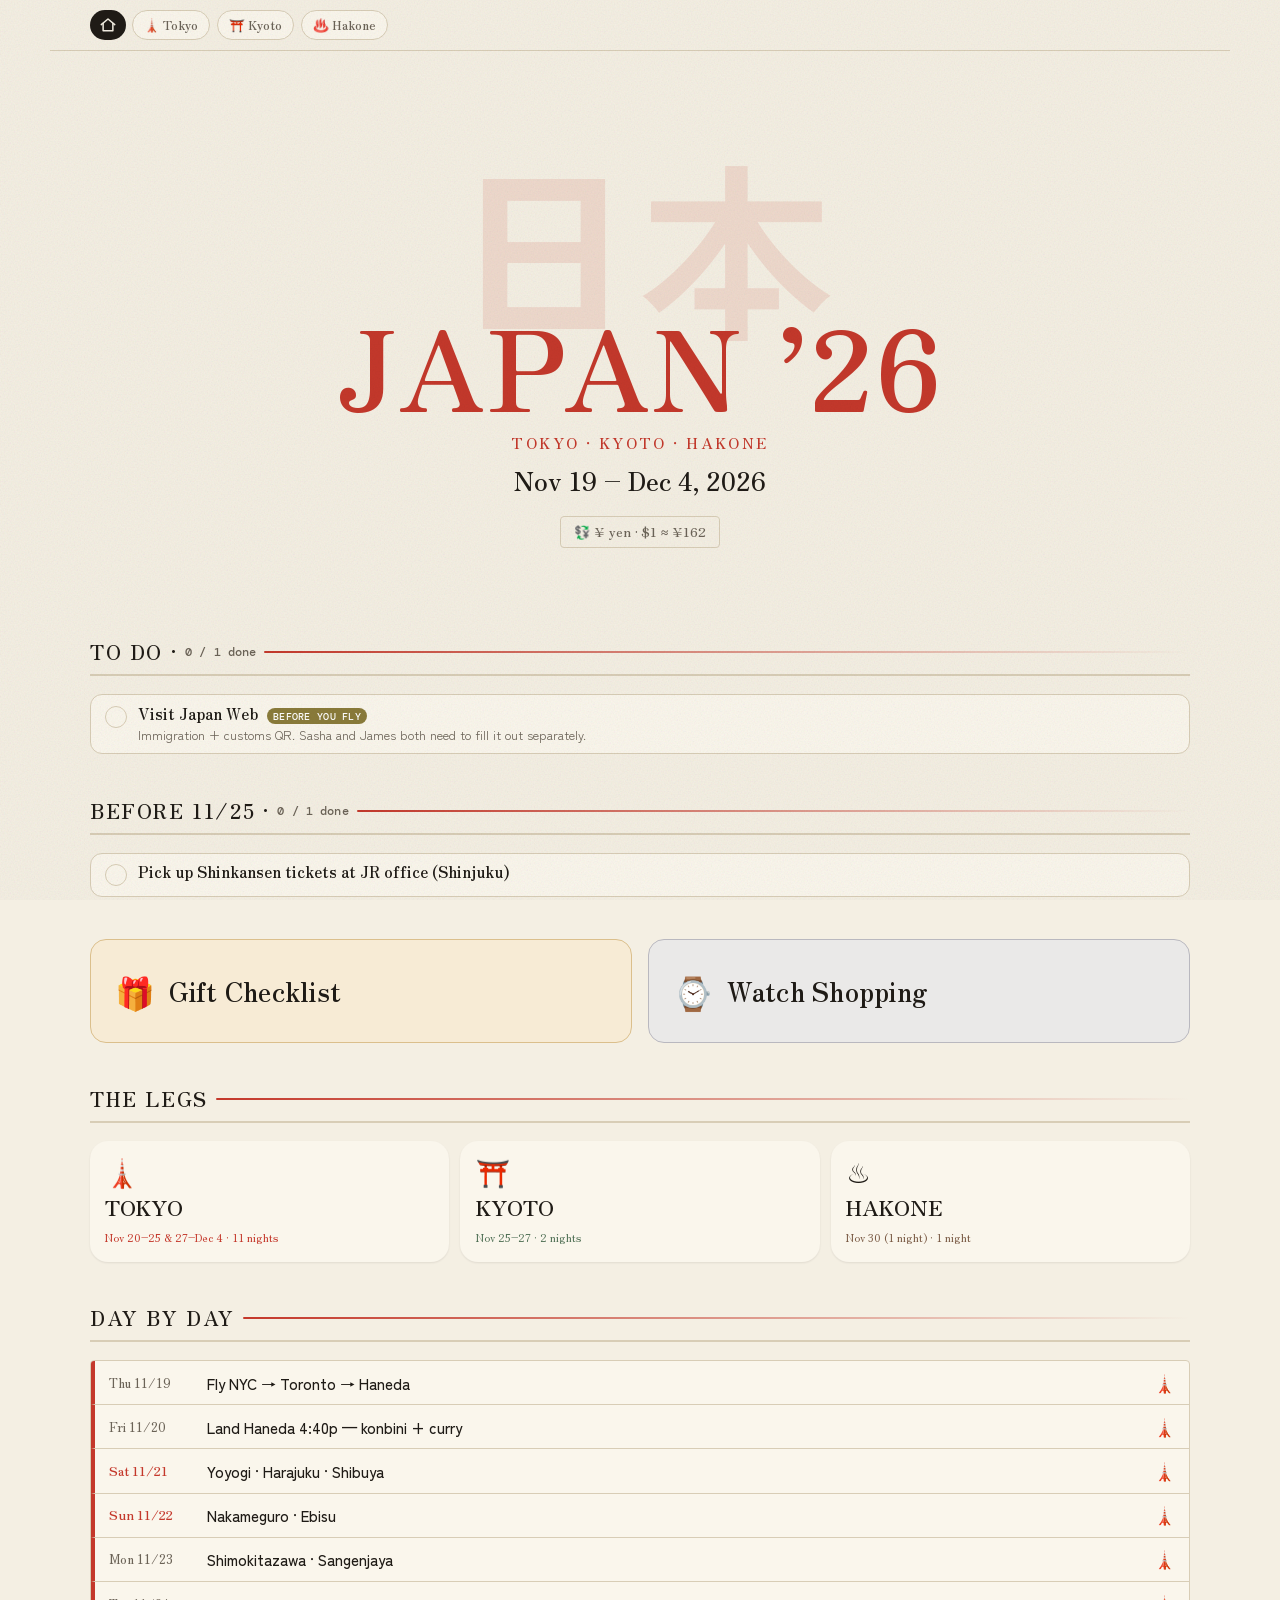
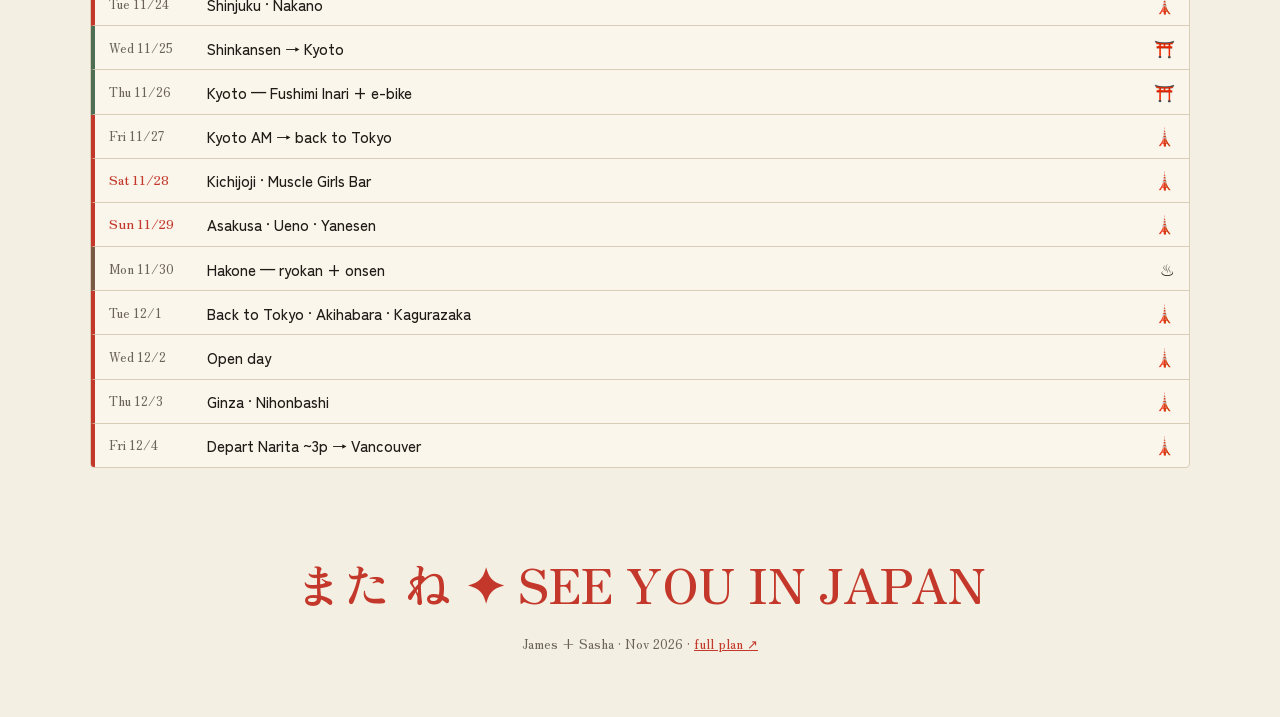
<file: index.html>
<!DOCTYPE html>
<html lang="en">
<head>
  <meta charset="UTF-8" />
  <meta name="viewport" content="width=device-width, initial-scale=1.0" />
  <title>Japan 2026 · Nov 19 – Dec 4</title>
  <meta name="description" content="Tokyo · Kyoto · Hakone — the plan, maps, and bookings." />
  <meta property="og:title" content="Japan 2026 · Nov 19 – Dec 4" />
  <meta property="og:description" content="Tokyo · Kyoto · Hakone — the plan, maps, and bookings." />
  <meta property="og:type" content="website" />

  <link rel="preconnect" href="https://fonts.googleapis.com" />
  <link rel="preconnect" href="https://fonts.gstatic.com" crossorigin />
  <link rel="stylesheet" href="base.css?v=13" />
  <link id="theme-css" rel="stylesheet" href="themes/sumi.css?v=13" />
  <script>
    (function () {
      try {
        var ok = ["sumi", "koyo", "indigo", "neon"];
        var t = localStorage.getItem("jp-theme");
        if (ok.indexOf(t) < 0) t = "sumi";
        document.documentElement.dataset.theme = t;
        var l = document.getElementById("theme-css");
        if (l) l.href = "themes/" + t + ".css?v=13";
      } catch (e) {}
    })();
  </script>
</head>
<body data-page="index">
  <main id="app"></main>
  <script src="config.js"></script>
  <script src="coords.js"></script>
  <script src="trip.js"></script>
  <script src="places.js"></script>
  <script src="app.js"></script>
</body>
</html>
</file>
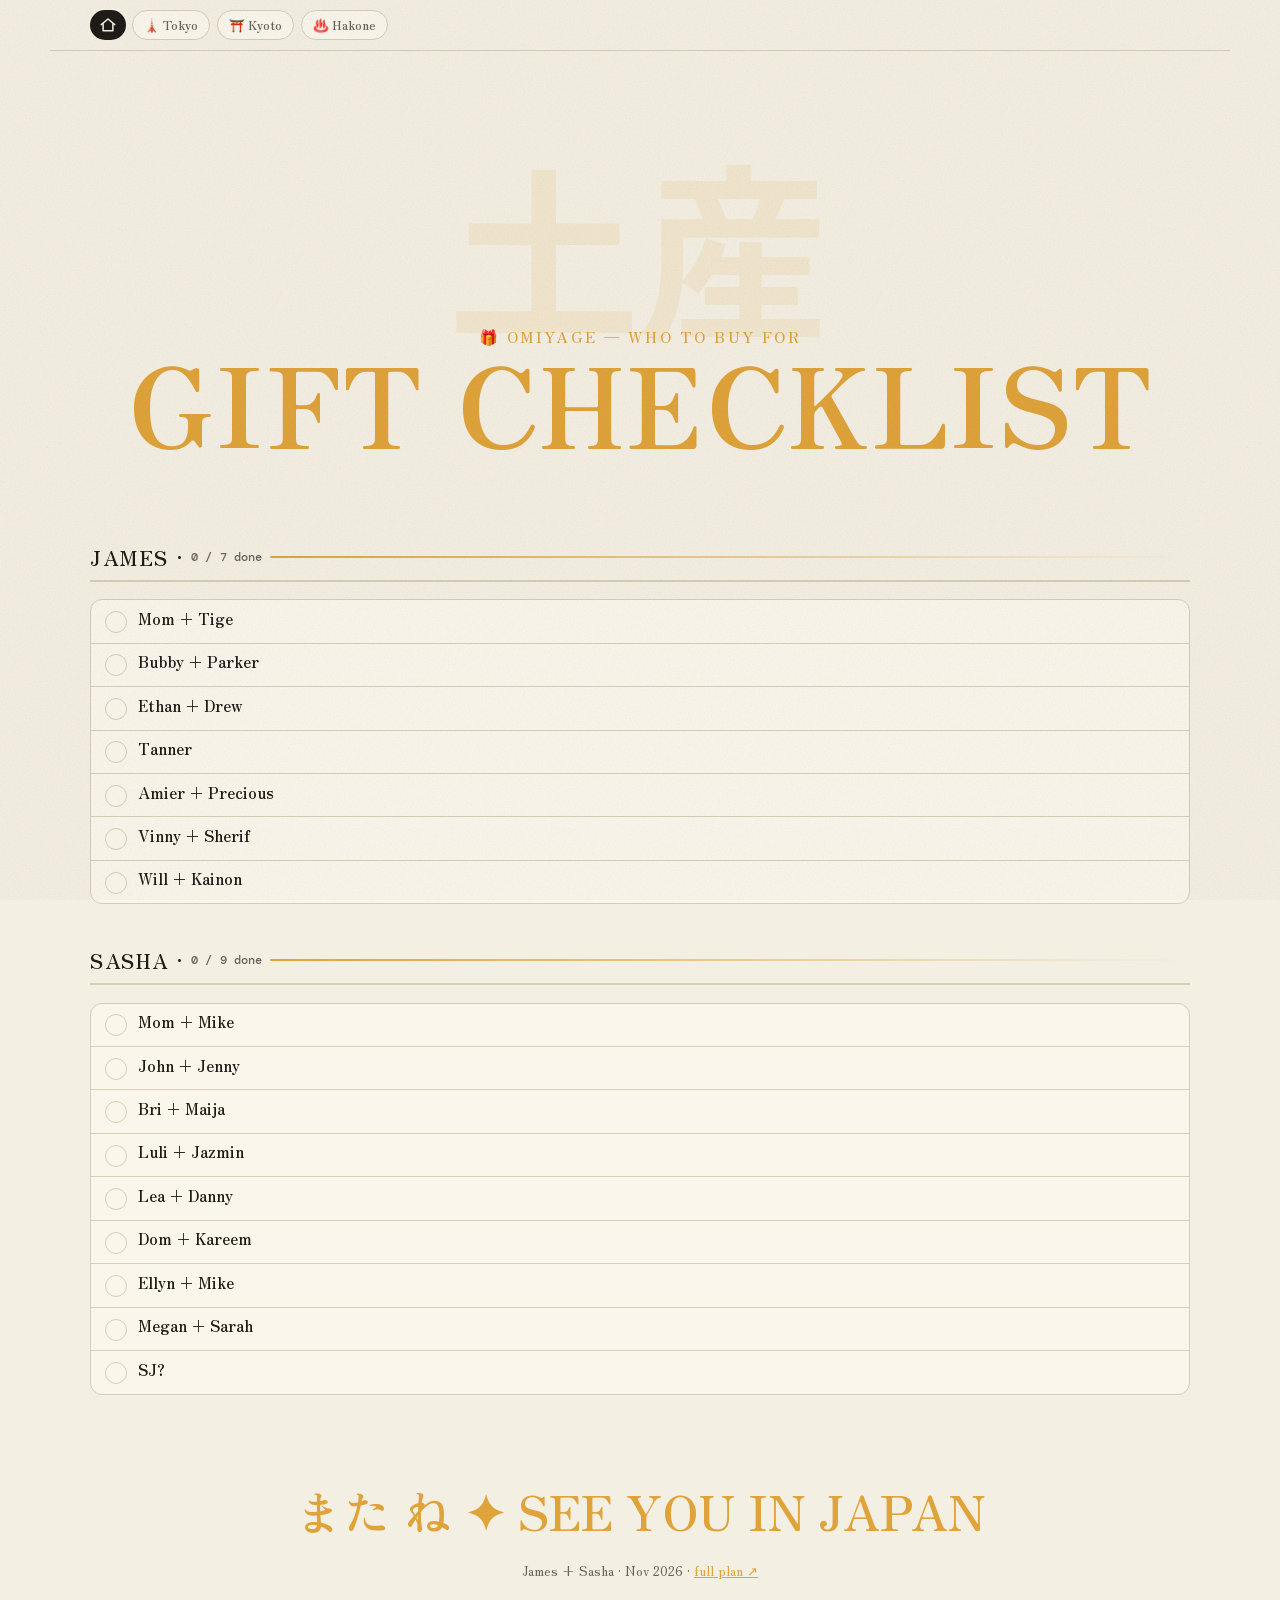
<file: gift.html>
<!DOCTYPE html>
<html lang="en">
<head>
  <meta charset="UTF-8" />
  <meta name="viewport" content="width=device-width, initial-scale=1.0" />
  <title>gift · Japan 2026</title>
  <meta name="description" content="Tokyo · Kyoto · Hakone — the plan, maps, and bookings." />
  <meta property="og:title" content="Japan 2026 · Nov 19 – Dec 4" />
  <meta property="og:description" content="Tokyo · Kyoto · Hakone — the plan, maps, and bookings." />
  <meta property="og:type" content="website" />

  <link rel="preconnect" href="https://fonts.googleapis.com" />
  <link rel="preconnect" href="https://fonts.gstatic.com" crossorigin />
  <link rel="stylesheet" href="base.css?v=13" />
  <link id="theme-css" rel="stylesheet" href="themes/sumi.css?v=13" />
  <script>
    (function () {
      try {
        var ok = ["sumi", "koyo", "indigo", "neon"];
        var t = localStorage.getItem("jp-theme");
        if (ok.indexOf(t) < 0) t = "sumi";
        document.documentElement.dataset.theme = t;
        var l = document.getElementById("theme-css");
        if (l) l.href = "themes/" + t + ".css?v=13";
      } catch (e) {}
    })();
  </script>
</head>
<body data-page="page" data-key="gift">
  <main id="app"></main>
  <script src="config.js"></script>
  <script src="coords.js"></script>
  <script src="trip.js"></script>
  <script src="places.js"></script>
  <script src="app.js"></script>
</body>
</html>
</file>
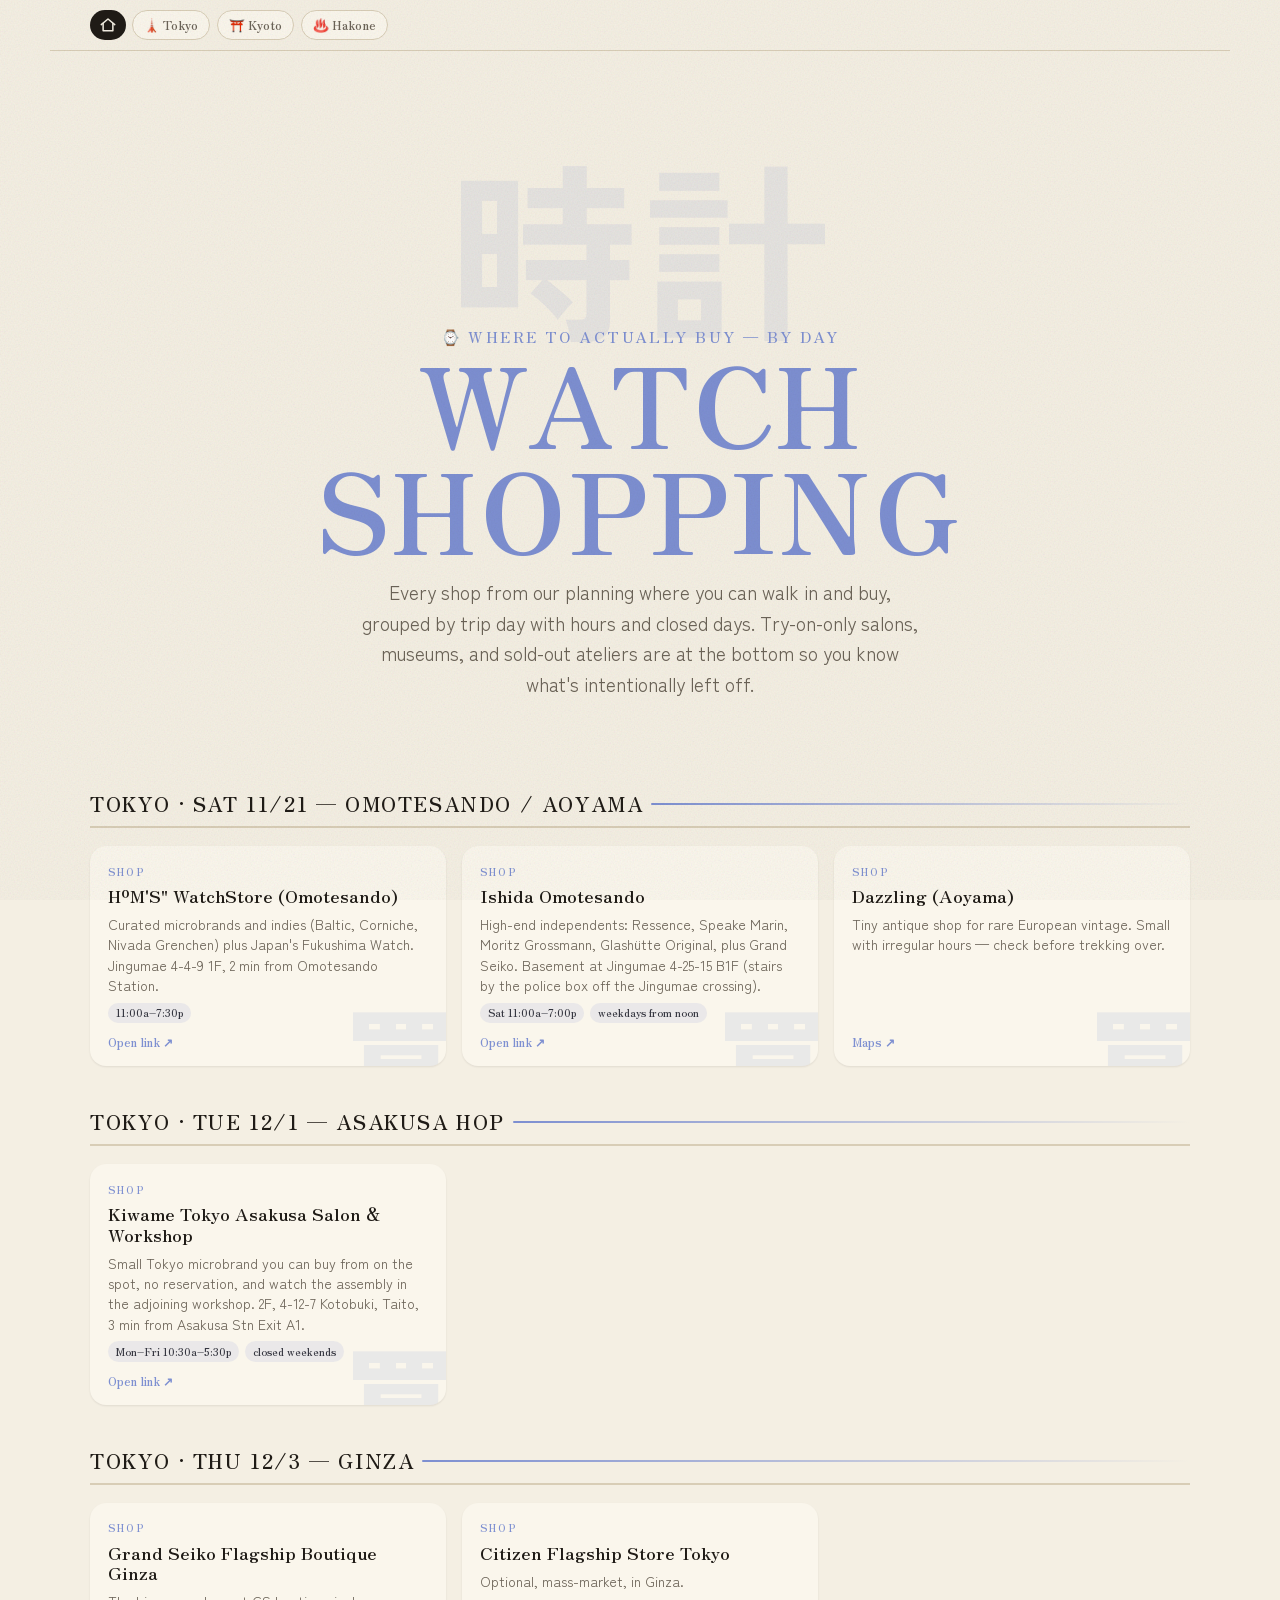
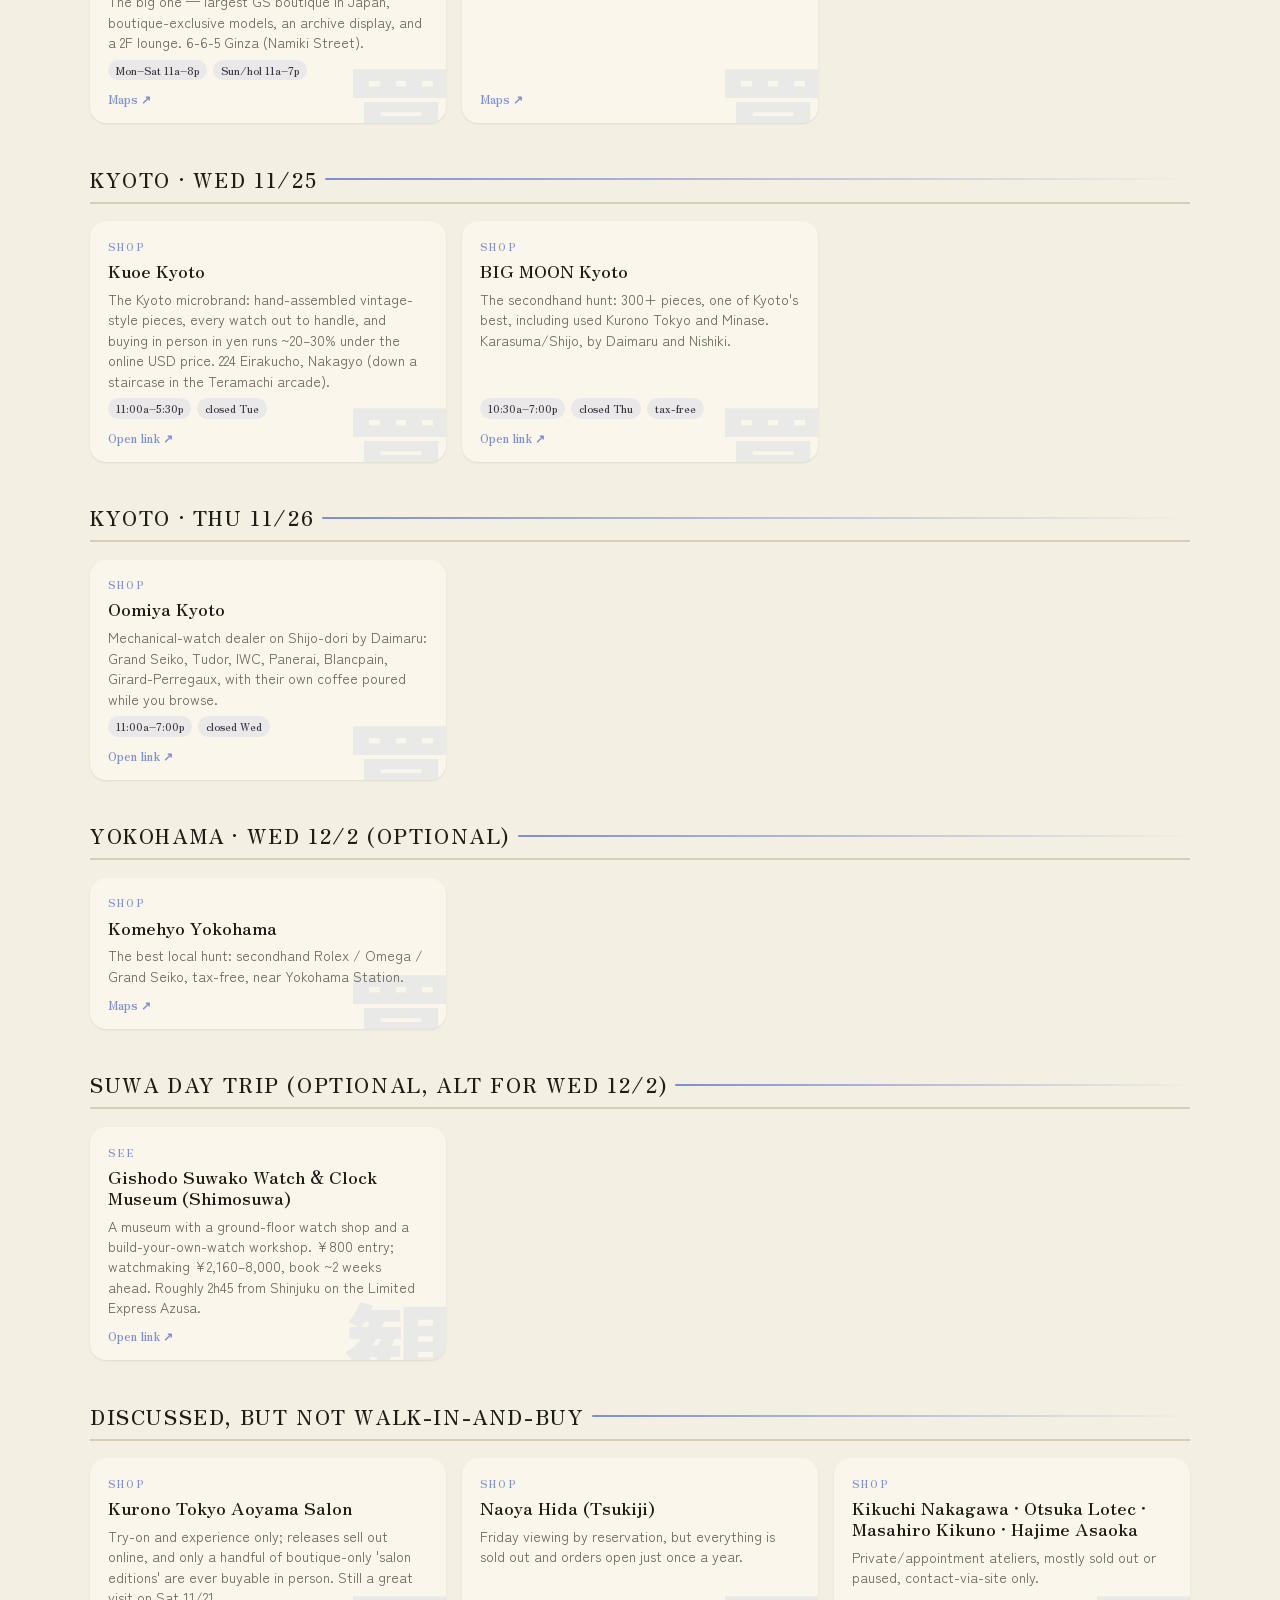
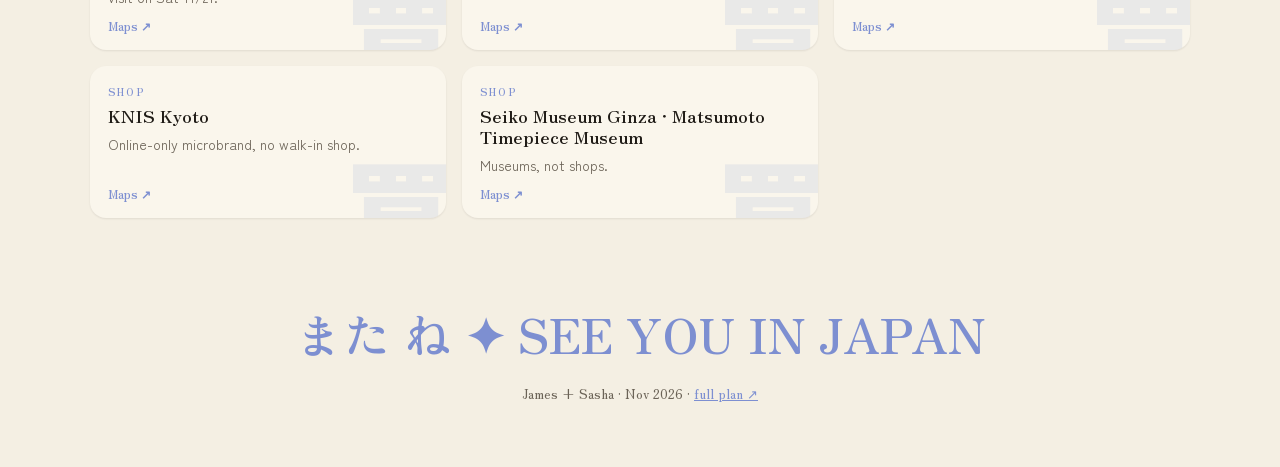
<file: watches.html>
<!DOCTYPE html>
<html lang="en">
<head>
  <meta charset="UTF-8" />
  <meta name="viewport" content="width=device-width, initial-scale=1.0" />
  <title>watches · Japan 2026</title>
  <meta name="description" content="Tokyo · Kyoto · Hakone — the plan, maps, and bookings." />
  <meta property="og:title" content="Japan 2026 · Nov 19 – Dec 4" />
  <meta property="og:description" content="Tokyo · Kyoto · Hakone — the plan, maps, and bookings." />
  <meta property="og:type" content="website" />

  <link rel="preconnect" href="https://fonts.googleapis.com" />
  <link rel="preconnect" href="https://fonts.gstatic.com" crossorigin />
  <link rel="stylesheet" href="base.css?v=13" />
  <link id="theme-css" rel="stylesheet" href="themes/sumi.css?v=13" />
  <script>
    (function () {
      try {
        var ok = ["sumi", "koyo", "indigo", "neon"];
        var t = localStorage.getItem("jp-theme");
        if (ok.indexOf(t) < 0) t = "sumi";
        document.documentElement.dataset.theme = t;
        var l = document.getElementById("theme-css");
        if (l) l.href = "themes/" + t + ".css?v=13";
      } catch (e) {}
    })();
  </script>
</head>
<body data-page="page" data-key="watches">
  <main id="app"></main>
  <script src="config.js"></script>
  <script src="coords.js"></script>
  <script src="trip.js"></script>
  <script src="places.js"></script>
  <script src="app.js"></script>
</body>
</html>
</file>
<file: base.css>
/* ============================================================
   Japan 2026 — BASE layout (palette-agnostic).
   A theme file in /themes sets the CSS variables + flavor.
   ============================================================ */
@import url("https://fonts.googleapis.com/css2?family=DM+Mono:wght@400;500&display=swap");
/* Cross-document shared-element page transitions (Chromium). */
@view-transition { navigation: auto; }
::view-transition-group(*) { animation-duration: 0.5s; }

:root {
  --ticket-mono: "DM Mono", ui-monospace, monospace;
  /* sane defaults; themes override these */
  --bg: #ffffff; --bg-2: #f4f4f4; --card: #fafafa; --card-2: #efefef;
  --ink: #1a1a1a; --ink-soft: #666; --line: #ddd; --accent: #c0392b;
  --disp: system-ui, sans-serif; --body: system-ui, sans-serif;
  --radius: 10px;
  --shadow: 0 6px 22px -14px rgba(0,0,0,0.5);
  --glow: none;
}
* { box-sizing: border-box; }
html { scroll-behavior: smooth; }
body {
  margin: 0; font-family: var(--body); color: var(--ink);
  background-color: var(--bg); -webkit-font-smoothing: antialiased; overflow-x: hidden;
}
#app { max-width: 1180px; margin: 0 auto; padding: 0 clamp(1rem,4vw,2.5rem) 2rem; }
a { color: inherit; }

/* TOPNAV */
.topnav { view-transition-name: trip-nav; position: sticky; top: 0; z-index: 100; display: flex; align-items: center; gap: 0.4rem; flex-wrap: wrap; padding: 0.6rem clamp(1rem,4vw,2.5rem); margin: 0 calc(-1*clamp(1rem,4vw,2.5rem)); background: color-mix(in srgb, var(--bg) 86%, transparent); backdrop-filter: blur(10px); border-bottom: 1px solid var(--line); }
.topnav__home { display: inline-flex; align-items: center; justify-content: center; text-decoration: none; padding: 0.4rem 0.55rem; border-radius: 999px; color: var(--bg); background: var(--ink); }
.topnav__chip { font-family: var(--disp); font-weight: 600; font-size: 0.78rem; text-decoration: none; white-space: nowrap; padding: 0.32rem 0.7rem; border: 1px solid var(--line); border-radius: 999px; background: var(--card); color: var(--ink-soft); transition: all 0.15s; }
.topnav__chip:hover { color: var(--ink); border-color: var(--accent); }
.topnav__chip.is-active { color: var(--ink); border-color: var(--accent); box-shadow: var(--glow); }

/* HERO */
.hero { position: relative; text-align: center; padding: clamp(2.5rem,8vw,6rem) 0 clamp(1.5rem,4vw,3rem); }
.hero__jp { font-family: var(--body); font-weight: 700; line-height: 1; font-size: clamp(4rem,18vw,12rem); color: transparent; -webkit-text-stroke: 1.5px color-mix(in srgb, var(--ink) 16%, transparent); margin-bottom: -0.15em; user-select: none; }
.hero--city .hero__jp { -webkit-text-stroke-color: color-mix(in srgb, var(--accent) 38%, transparent); }
.hero__title { font-family: var(--disp); font-weight: 700; text-transform: uppercase; font-size: clamp(2.6rem,11vw,7rem); line-height: 0.95; letter-spacing: 0.01em; margin: 0; color: var(--accent); }
.hero__kicker { font-family: var(--disp); font-weight: 600; letter-spacing: 0.16em; text-transform: uppercase; font-size: clamp(0.75rem,1.6vw,0.95rem); color: var(--accent); margin: 0.9rem 0 0; }
.hero__dates { font-family: var(--disp); font-weight: 600; font-size: clamp(1rem,3vw,1.6rem); margin: 0.5rem 0 0; color: var(--ink); }
.hero__summary { max-width: 62ch; font-size: clamp(1rem,2.2vw,1.2rem); line-height: 1.6; margin: 1.1rem auto 0; color: var(--ink-soft); }
.hero__cur { display: inline-block; margin: 1.1rem 0 0; font-family: var(--disp); font-weight: 600; font-size: 0.82rem; padding: 0.35rem 0.8rem; border: 1px solid var(--line); border-radius: var(--radius); color: var(--ink-soft); }

/* SECTION */
.section { padding: clamp(1.6rem,4vw,2.6rem) 0 0; }
.section__title { font-family: var(--disp); font-weight: 700; text-transform: uppercase; letter-spacing: 0.08em; font-size: clamp(0.95rem,2.2vw,1.25rem); margin: 0 0 1.1rem; padding-bottom: 0.5rem; border-bottom: 1px solid var(--line); display: flex; align-items: center; gap: 0.5rem; }
.section__title::after { content: ""; flex: 1; height: 2px; background: linear-gradient(90deg, var(--accent), transparent); border-radius: 2px; }
.section__sub { font-family: var(--ticket-mono); font-weight: 500; font-size: 0.78rem; letter-spacing: 0.01em; color: var(--ink-soft); text-transform: none; }

/* BOOK AHEAD — realistic tear-off tickets (paper stock + perforated stub) */
.ticket-grid { display: grid; gap: 1.15rem; grid-template-columns: repeat(auto-fill, minmax(min(100%,340px),1fr)); }
.ticket {
  --paper: #f7f0e0; --tink: #221f18; --stub: 58px;
  position: relative; isolation: isolate; display: grid; grid-template-columns: 1fr var(--stub);
  color: var(--tink); font-family: var(--ticket-mono); border-radius: 9px; overflow: hidden;
  background-color: var(--paper);
  background-image:
    radial-gradient(circle at calc(100% - var(--stub)) -7px, var(--bg) 7px, transparent 7.5px),
    radial-gradient(circle at calc(100% - var(--stub)) calc(100% + 7px), var(--bg) 7px, transparent 7.5px),
    radial-gradient(circle at -7px 50%, var(--bg) 7px, transparent 7.5px),
    radial-gradient(circle at calc(100% + 7px) 50%, var(--bg) 7px, transparent 7.5px);
  background-repeat: no-repeat;
  box-shadow: 0 14px 28px -16px rgba(0,0,0,0.55);
  transition: transform 0.18s ease, box-shadow 0.18s ease;
}
.ticket::before { content: ""; position: absolute; inset: 0; z-index: -1; opacity: 0.45; mix-blend-mode: multiply; pointer-events: none;
  background-image: url("data:image/svg+xml,%3Csvg xmlns='http://www.w3.org/2000/svg' width='120' height='120'%3E%3Cfilter id='n'%3E%3CfeTurbulence type='fractalNoise' baseFrequency='0.9' numOctaves='2'/%3E%3C/filter%3E%3Crect width='100%25' height='100%25' filter='url(%23n)' opacity='0.5'/%3E%3C/svg%3E"); }
.ticket::after { content: ""; position: absolute; top: 12px; bottom: 12px; left: calc(100% - var(--stub)); border-left: 2px dashed rgba(34,31,24,0.32); }
.ticket:nth-child(3n) { transform: rotate(-0.5deg); }
.ticket:nth-child(3n+2) { transform: rotate(0.45deg); }
.ticket:hover { transform: translateY(-3px) rotate(0deg); box-shadow: 0 22px 38px -18px rgba(0,0,0,0.6); }
.ticket__main { padding: 0.85rem 1rem 0.8rem; display: flex; flex-direction: column; gap: 0.4rem; min-width: 0; }
.ticket__head { display: flex; align-items: center; justify-content: space-between; gap: 0.5rem; }
.ticket__class { font-weight: 500; font-size: 0.64rem; letter-spacing: 0.1em; padding: 0.22rem 0.5rem; border-radius: 3px; color: #fff; background: #b03a2e; }
.ticket--now .ticket__class { background: var(--c-now, #b03a2e); }
.ticket--soon .ticket__class { background: var(--c-soon, #20407a); }
.ticket--before .ticket__class { background: var(--c-before, #2f6f5e); }
.ticket__sub { font-size: 0.58rem; letter-spacing: 0.14em; color: rgba(34,31,24,0.5); white-space: nowrap; }
.ticket__title { font-family: var(--disp); font-weight: 700; font-size: 1.06rem; line-height: 1.15; color: var(--tink); }
.ticket__note { font-size: 0.74rem; line-height: 1.42; color: rgba(34,31,24,0.72); }
.ticket__barcode { height: 30px; margin-top: 0.35rem; opacity: 0.85;
  background-image: repeating-linear-gradient(90deg, #221f18 0 1px, transparent 1px 3px, #221f18 3px 4px, transparent 4px 7px, #221f18 7px 9px, transparent 9px 11px, #221f18 11px 12px, transparent 12px 16px); }
.ticket__code { font-size: 0.62rem; letter-spacing: 0.1em; color: rgba(34,31,24,0.6); }
.ticket__stub { position: relative; display: flex; flex-direction: column; align-items: center; justify-content: space-between; padding: 0.75rem 0; }
.ticket__admit { writing-mode: vertical-rl; transform: rotate(180deg); font-size: 0.6rem; letter-spacing: 0.3em; font-weight: 500; color: rgba(34,31,24,0.62); }
.ticket__no { font-size: 0.58rem; letter-spacing: 0.06em; color: rgba(34,31,24,0.55); }

/* MAP */
.map { border: 1px solid var(--line); border-radius: var(--radius); overflow: hidden; background: var(--bg-2); box-shadow: var(--shadow); }
.map__canvas { width: 100%; height: clamp(320px,50vw,520px); background: var(--bg-2); }
.map__notice { display: grid; place-items: center; height: clamp(280px,45vw,440px); padding: 2rem; text-align: center; font-family: var(--disp); font-weight: 600; color: var(--ink-soft); }
.map__notice code { background: var(--card-2); color: var(--accent); padding: 0.1rem 0.4rem; border-radius: 4px; }
.map__legend { display: flex; flex-wrap: wrap; gap: 0.4rem; padding: 0.7rem 0.8rem; border-top: 1px solid var(--line); background: var(--bg-2); }
.map__legend-item { text-decoration: none; font-family: var(--disp); font-size: 0.72rem; font-weight: 600; padding: 0.25rem 0.55rem; border: 1px solid var(--line); border-radius: 999px; background: var(--card); color: var(--ink-soft); transition: all 0.12s; }
.map__legend-item:hover { color: var(--ink); border-color: var(--accent); }
.map__legend-item b { display: inline-grid; place-items: center; width: 1.1rem; height: 1.1rem; margin-right: 0.25rem; background: var(--accent); color: var(--bg); border-radius: 50%; font-size: 0.62rem; }

/* TIMELINE */
.timeline { display: grid; border: 1px solid var(--line); border-radius: var(--radius); overflow: hidden; background: var(--card); }
.tl-row { display: grid; grid-template-columns: 5.5rem 1fr auto; align-items: center; gap: 0.6rem; padding: 0.6rem 0.9rem; text-decoration: none; border-bottom: 1px solid var(--line); border-left: 4px solid var(--accent); transition: background 0.12s; }
.tl-row:last-child { border-bottom: 0; }
.tl-row:hover { background: var(--card-2); }
.tl-date { font-family: var(--disp); font-weight: 500; font-size: 0.78rem; color: var(--ink-soft); }
.tl-date--weekend { font-weight: 700; color: var(--accent); }
.tl-text { font-weight: 500; font-size: 0.95rem; }
.tl-flag { font-size: 1.05rem; }

/* CITY GRID — borderless tiles; the big kanji morphs into the next page */
.city-grid { display: grid; gap: 1.1rem; grid-template-columns: repeat(auto-fill, minmax(min(100%,272px),1fr)); }
.city-card { position: relative; isolation: isolate; overflow: hidden; display: flex; flex-direction: column; gap: 0.4rem; min-height: 190px; text-decoration: none; color: inherit; border: 0; border-radius: 18px; background: var(--card); padding: 1.3rem 1.25rem 1.5rem; box-shadow: 0 1px 2px color-mix(in srgb, var(--ink) 9%, transparent); transition: transform 0.24s cubic-bezier(.2,.8,.2,1), box-shadow 0.24s, background 0.24s; }
.city-card > *:not(.city-card__jp) { position: relative; z-index: 1; }
.city-card__jp { position: absolute; right: -0.08em; bottom: -0.22em; z-index: 0; font-family: var(--body); font-weight: 900; line-height: 0.74; font-size: clamp(5.5rem, 16vw, 9rem); color: color-mix(in srgb, var(--accent) 15%, transparent); pointer-events: none; user-select: none; transition: transform 0.36s cubic-bezier(.2,.85,.25,1), color 0.36s, filter 0.36s; }
.city-card:hover { transform: translateY(-7px); background: color-mix(in srgb, var(--accent) 9%, var(--card)); box-shadow: 0 30px 54px -26px color-mix(in srgb, var(--ink) 60%, transparent); overflow: visible; z-index: 6; }
.city-card:hover .city-card__jp { transform: translate(0.12em, -0.14em) scale(1.5) rotate(-5deg); color: var(--accent); filter: drop-shadow(0 12px 26px color-mix(in srgb, var(--accent) 50%, transparent)); }
.city-card__flag { font-size: 2rem; line-height: 1; }
.city-card__name { font-family: var(--disp); font-weight: 700; font-size: 1.55rem; text-transform: uppercase; }
.city-card__meta { font-family: var(--disp); font-size: 0.75rem; color: var(--accent); }
.city-card__blurb { font-size: 0.88rem; line-height: 1.45; color: var(--ink-soft); flex: 1; }
.city-card__go { font-family: var(--disp); font-weight: 700; font-size: 0.8rem; color: var(--ink); }

/* Legs row — Tokyo/Kyoto/Hakone in one horizontal row, no hover motion, no kanji */
.city-grid--legs { grid-template-columns: repeat(3, 1fr); gap: 0.7rem; }
.city-grid--legs .city-card { min-height: 0; padding: 1rem 0.9rem; border: 1px solid transparent; box-shadow: 0 1px 2px color-mix(in srgb, var(--ink) 9%, transparent); transition: border-color 0.12s ease; }
.city-grid--legs .city-card:hover { transform: none; overflow: hidden; background: var(--card); box-shadow: 0 1px 2px color-mix(in srgb, var(--ink) 9%, transparent); border-color: color-mix(in srgb, var(--accent) 55%, var(--line)); }
.city-grid--legs .city-card__flag { font-size: 1.7rem; }
.city-grid--legs .city-card__name { font-size: clamp(1rem, 3.4vw, 1.35rem); }
.city-grid--legs .city-card__meta { font-size: 0.68rem; }

/* BANNER CARDS — Gift / Watches, whole card is the tap target */
.banners { display: grid; gap: 1rem; grid-template-columns: repeat(auto-fit, minmax(min(100%,240px),1fr)); }
.banner { position: relative; isolation: isolate; overflow: hidden; display: flex; align-items: center; gap: 0.85rem; min-height: 104px; text-decoration: none; color: var(--ink); border-radius: 16px; padding: 1.35rem 1.5rem; background: color-mix(in srgb, var(--accent) 13%, var(--card)); border: 1px solid color-mix(in srgb, var(--accent) 34%, var(--line)); transition: border-color 0.14s ease, background 0.14s ease; }
.banner:hover { border-color: var(--accent); background: color-mix(in srgb, var(--accent) 20%, var(--card)); }
.banner > *:not(.banner__jp) { position: relative; z-index: 1; }
.banner__jp { position: absolute; right: -0.06em; bottom: -0.34em; z-index: 0; font-family: var(--body); font-weight: 900; line-height: 0.7; font-size: clamp(3.4rem, 9vw, 5.2rem); color: color-mix(in srgb, var(--accent) 17%, transparent); pointer-events: none; user-select: none; }
.banner__flag { flex: none; font-size: 2rem; line-height: 1; }
.banner__title { font-family: var(--disp); font-weight: 700; font-size: clamp(1.25rem, 3.2vw, 1.65rem); letter-spacing: 0.01em; line-height: 1.1; }

/* DAYS — one day at a time, selected from the tab strip */
.daytabs { display: flex; gap: 0.45rem; overflow-x: auto; padding: 0.1rem 0.1rem 0.7rem; margin-bottom: 1.1rem; -webkit-overflow-scrolling: touch; scrollbar-width: thin; }
.daytab { flex: none; font-family: var(--disp); font-weight: 700; font-size: 0.82rem; padding: 0.45rem 0.85rem; border: 1px solid var(--line); border-radius: 999px; background: var(--card); color: var(--ink-soft); cursor: pointer; white-space: nowrap; transition: background 0.12s, color 0.12s, border-color 0.12s; }
.daytab:hover { color: var(--ink); border-color: var(--accent); }
.daytab.is-active { background: var(--accent); color: var(--bg); border-color: var(--accent); }
.daytab--bridge { color: var(--accent); border-style: dashed; text-decoration: none; }
.daytab--bridge:hover { background: color-mix(in srgb, var(--accent) 10%, transparent); }
.day { display: none; }
.day.is-active { display: block; }
.day__head { display: flex; align-items: baseline; flex-wrap: wrap; gap: 0.6rem; margin-bottom: 0.4rem; }
.day__date { font-family: var(--disp); font-weight: 700; font-size: 0.92rem; color: var(--accent); }
.day__area { font-family: var(--disp); font-weight: 700; font-size: 1.6rem; text-transform: uppercase; letter-spacing: 0.02em; }
.day__note { font-size: 0.9rem; line-height: 1.5; color: var(--ink-soft); margin: 0 0 0.8rem; max-width: 70ch; }
.day .cards { margin-top: 0; }
.day__head { align-items: center; }
.day__progress { margin-left: auto; font-family: var(--ticket-mono); font-size: 0.66rem; letter-spacing: 0.03em; color: var(--ink-soft); border: 1px solid var(--line); border-radius: 999px; padding: 0.14rem 0.6rem; white-space: nowrap; }
.day__progress.is-complete { background: var(--accent); color: var(--bg); border-color: var(--accent); }
.day__groups { display: flex; flex-direction: column; gap: 1.25rem; margin-top: 0.9rem; }
.day__group { border: 0; }
.day__grouptitle { display: flex; align-items: center; gap: 0.55rem; cursor: pointer; list-style: none; font-family: var(--disp); font-size: 1.1rem; font-weight: 700; letter-spacing: 0.04em; text-transform: uppercase; color: var(--accent); margin-bottom: 0.7rem; padding-bottom: 0.45rem; border-bottom: 2px solid var(--line); }
.day__grouptitle::-webkit-details-marker { display: none; }
.day__groupcount { font-family: var(--ticket-mono); font-size: 0.72rem; font-weight: 500; color: var(--ink-soft); border: 1px solid var(--line); border-radius: 999px; padding: 0.05rem 0.5rem; }
.day__grouptitle::after { content: "⌄"; margin-left: auto; font-size: 1rem; line-height: 1; opacity: 0.55; transition: transform 0.2s ease; }
.day__group[open] .day__grouptitle::after { transform: rotate(180deg); }
.day__subgroups { display: flex; flex-direction: column; gap: 0.85rem; }
.day__subgroup { display: flex; flex-direction: column; }
.day__subtitle { display: flex; align-items: center; gap: 0.5rem; font-family: var(--disp); font-size: 0.82rem; font-weight: 600; letter-spacing: 0.06em; text-transform: uppercase; color: var(--ink-soft); margin-bottom: 0.45rem; }
/* done toggle */
.card__done { position: absolute; top: 0.5rem; right: 0.5rem; z-index: 3; width: 26px; height: 26px; border-radius: 50%; border: 1.5px solid var(--line); background: color-mix(in srgb, var(--card) 82%, transparent); color: transparent; font-size: 0.78rem; line-height: 1; cursor: pointer; display: grid; place-items: center; transition: all 0.15s; }
.card__done:hover { border-color: var(--accent); color: color-mix(in srgb, var(--accent) 55%, transparent); transform: scale(1.1); }
.card.is-done .card__done { background: var(--accent); border-color: var(--accent); color: var(--bg); }
.card.is-done { opacity: 0.5; }
.card.is-done .card__name { text-decoration: line-through; }
.card.is-done .card__kanji { color: color-mix(in srgb, var(--ink) 9%, transparent) !important; filter: none !important; }

/* DAY ITEMS — compact checklist rows (no kanji, no hover motion) */
.ditems { display: flex; flex-direction: column; background: var(--card); border: 1px solid var(--line); border-radius: 12px; overflow: hidden; }
.ditem { display: flex; align-items: flex-start; gap: 0.7rem; padding: 0.6rem 0.85rem; text-decoration: none; color: inherit; border-bottom: 1px solid var(--line); transition: background 0.12s ease; }
.ditem:last-child { border-bottom: 0; }
.ditem:hover { background: color-mix(in srgb, var(--accent) 7%, transparent); }
.ditem__check { flex: none; margin-top: 0.08rem; width: 22px; height: 22px; border-radius: 50%; border: 1.5px solid var(--line); background: transparent; color: transparent; font-size: 0.7rem; line-height: 1; cursor: pointer; display: grid; place-items: center; transition: border-color 0.12s, background 0.12s, color 0.12s; }
.ditem__check:hover { border-color: var(--accent); color: color-mix(in srgb, var(--accent) 55%, transparent); }
.ditem.is-done .ditem__check { background: var(--accent); border-color: var(--accent); color: var(--bg); }
.ditem__body { flex: 1; min-width: 0; }
.ditem__line { display: flex; align-items: baseline; flex-wrap: wrap; gap: 0.35rem 0.55rem; }
.ditem__name { font-family: var(--disp); font-weight: 700; font-size: 0.98rem; line-height: 1.2; }
.ditem__time { display: inline-block; font-family: var(--ticket-mono); font-size: 0.68rem; color: var(--ink-soft); white-space: nowrap; min-width: 6.5em; }
.ditem__tag { font-family: var(--ticket-mono); font-size: 0.6rem; font-weight: 500; letter-spacing: 0.03em; color: var(--accent); background: color-mix(in srgb, var(--accent) 12%, transparent); padding: 0.08rem 0.4rem; border-radius: 999px; }
.ditem__blurb { font-size: 0.8rem; line-height: 1.38; color: var(--ink-soft); margin-top: 0.15rem; }
.ditem__link { display: inline-block; margin-top: 0.25rem; font-size: 0.76rem; color: var(--accent); text-decoration: none; border-bottom: 1px solid transparent; }
.ditem__link:hover { text-decoration: underline; border-color: var(--accent); }
.ditem__go { flex: none; align-self: center; color: var(--ink-soft); font-family: var(--ticket-mono); font-size: 0.85rem; }
.ditem.is-done { opacity: 0.5; }
.ditem.is-done .ditem__name { text-decoration: line-through; }
/* book-ahead task rows (not links) */
.ditem--task { cursor: pointer; }
.ditem__tag--now { color: #fff; background: var(--c-now, var(--accent)); }
.ditem__tag--soon { color: #fff; background: var(--c-soon, var(--accent)); }
.ditem__tag--before { color: #fff; background: var(--c-before, var(--accent)); }
.ditem__tag--booked { color: #062b12; background: #3ddc84; }
.ditem__tag--pick { color: #fff; background: #2f6bff; }
.ditem__tag--veg { color: #fff; background: #2f9e44; }
.ditem__tag--decafmatcha { color: #fff; background: #8a5a2b; }
.bridge { display: block; text-decoration: none; margin: 0.4rem 0 1.4rem; padding: 0.8rem 1rem; border: 1px dashed var(--accent); border-radius: var(--radius); background: color-mix(in srgb, var(--accent) 8%, transparent); color: var(--accent); font-family: var(--disp); font-weight: 700; letter-spacing: 0.04em; transition: background 0.15s; }
.bridge:hover { background: color-mix(in srgb, var(--accent) 16%, transparent); }

/* CARDS — borderless tiles with a giant category kanji that bursts on hover */
.cards { display: grid; gap: 1rem; grid-template-columns: repeat(auto-fill, minmax(min(100%,272px),1fr)); }
.card {
  position: relative; isolation: isolate; overflow: hidden;
  display: flex; flex-direction: column; gap: 0.45rem;
  text-decoration: none; color: inherit; border: 0; border-radius: 16px;
  background: var(--card); padding: 1.1rem 1.15rem 1rem;
  box-shadow: 0 1px 2px color-mix(in srgb, var(--ink) 9%, transparent);
  transition: transform 0.24s cubic-bezier(.2,.8,.2,1), box-shadow 0.24s, background 0.24s;
}
.card > *:not(.card__kanji) { position: relative; z-index: 1; }
.card__kanji {
  position: absolute; right: -0.1em; bottom: -0.3em; z-index: 0;
  font-family: var(--body); font-weight: 900; line-height: 0.78;
  font-size: clamp(4.5rem, 13vw, 7rem);
  color: color-mix(in srgb, var(--accent) 13%, transparent);
  pointer-events: none; user-select: none;
  transition: transform 0.34s cubic-bezier(.2,.85,.25,1), color 0.34s, filter 0.34s;
}
.card:hover {
  transform: translateY(-7px);
  background: color-mix(in srgb, var(--accent) 8%, var(--card));
  box-shadow: 0 28px 50px -26px color-mix(in srgb, var(--ink) 60%, transparent);
  overflow: visible; z-index: 6;
}
.card:hover .card__kanji {
  transform: translate(0.14em, -0.16em) scale(1.7) rotate(-5deg);
  color: var(--accent);
  filter: drop-shadow(0 10px 22px color-mix(in srgb, var(--accent) 50%, transparent));
}
.card__cat { font-family: var(--disp); font-weight: 700; font-size: 0.64rem; letter-spacing: 0.18em; text-transform: uppercase; color: var(--accent); }
.card__name { font-family: var(--disp); font-weight: 700; font-size: 1.1rem; line-height: 1.18; }
.card__blurb { font-size: 0.88rem; line-height: 1.45; color: var(--ink-soft); flex: 1; }
.card__tags { display: flex; flex-wrap: wrap; gap: 0.35rem; }
.card__tag { font-family: var(--disp); font-size: 0.66rem; font-weight: 600; padding: 0.18rem 0.5rem; border-radius: 999px; background: color-mix(in srgb, var(--accent) 13%, transparent); color: color-mix(in srgb, var(--ink) 78%, var(--accent)); }
.card__tag--pick { color: #fff; background: #2f6bff; }
.card__tag--veg { color: #fff; background: #2f9e44; }
.card__tag--decafmatcha { color: #fff; background: #8a5a2b; }
.card__go { font-family: var(--disp); font-weight: 700; font-size: 0.74rem; color: var(--accent); margin-top: 0.15rem; }

/* LODGING — booked-stay detail block, no card enclosure */
.lodging { display: flex; flex-direction: column; gap: 0.9rem; max-width: 58ch; }
.lodging__name { font-family: var(--disp); font-weight: 700; font-size: clamp(1.5rem, 4.5vw, 2.1rem); line-height: 1.08; color: var(--ink); }
.lodging__desc { margin: 0; font-size: 0.96rem; line-height: 1.55; color: var(--ink-soft); }
.lodging__rows { display: grid; grid-template-columns: max-content 1fr; gap: 0.55rem 1.4rem; margin: 0.15rem 0 0; }
.lodging__label { font-family: var(--ticket-mono); font-weight: 500; font-size: 0.68rem; letter-spacing: 0.06em; text-transform: uppercase; color: var(--ink-soft); padding-top: 0.14rem; }
.lodging__val { margin: 0; font-size: 0.94rem; line-height: 1.45; color: var(--ink); }
.lodging__inline { color: var(--ink); text-decoration: none; border-bottom: 1px solid color-mix(in srgb, var(--accent) 45%, transparent); }
.lodging__inline:hover { color: var(--accent); border-color: var(--accent); }
.lodging__arrow { font-family: var(--disp); font-weight: 600; font-size: 0.72rem; color: var(--accent); white-space: nowrap; border-bottom: 0; }
.lodging__link { align-self: flex-start; margin-top: 0.5rem; font-family: var(--disp); font-weight: 700; font-size: 0.82rem; letter-spacing: 0.02em; text-decoration: none; color: var(--bg); background: var(--accent); padding: 0.55rem 1.1rem; border-radius: 999px; transition: background 0.15s; }
.lodging__link:hover { background: color-mix(in srgb, var(--ink) 20%, var(--accent)); }

/* TILT — adds 3D rotation toward the cursor (app.js sets transform) */
[data-cards="tilt"] .card { transform-style: preserve-3d; will-change: transform; }

/* MINIMAL — quieter: smaller kanji, hairline rows */
[data-cards="minimal"] .cards { gap: 0; }
[data-cards="minimal"] .card { background: transparent; box-shadow: none; border-radius: 0; border-bottom: 1px solid var(--line); padding: 1rem 0.3rem; }
[data-cards="minimal"] .card:hover { background: color-mix(in srgb, var(--accent) 5%, transparent); box-shadow: none; transform: none; }
[data-cards="minimal"] .card__kanji { font-size: clamp(3rem, 8vw, 4.2rem); opacity: 0.8; }

/* MISC */
.tipnote { margin-top: 1.4rem; padding: 0.9rem 1.1rem; border: 1px solid var(--line); border-left: 4px solid var(--accent); border-radius: var(--radius); background: var(--card); color: var(--ink-soft); font-size: 0.9rem; line-height: 1.5; }
.prevnext { display: flex; justify-content: space-between; gap: 1rem; margin-top: 2rem; }
.prevnext__a { font-family: var(--disp); font-weight: 700; font-size: 0.85rem; text-decoration: none; padding: 0.6rem 1rem; border: 1px solid var(--line); border-radius: var(--radius); background: var(--card); color: var(--ink); transition: all 0.12s; }
.prevnext__a:hover { border-color: var(--accent); box-shadow: var(--glow); }
.prevnext__a--next { margin-left: auto; }
.footer { text-align: center; padding: clamp(3rem,8vw,5rem) 1rem 2rem; }
.footer__big { font-family: var(--disp); font-weight: 700; font-size: clamp(1.4rem,5vw,3rem); text-transform: uppercase; margin: 0; color: var(--accent); }
.footer__small { font-family: var(--disp); font-size: 0.82rem; margin: 1rem 0 0; color: var(--ink-soft); }
.footer__small a { color: var(--accent); }

/* THEME SWITCHER */
.theme-switch { position: fixed; z-index: 1000; right: 0.8rem; bottom: 0.8rem; display: flex; flex-direction: column; gap: 0.3rem; padding: 0.45rem; background: color-mix(in srgb, var(--bg) 92%, transparent); border: 1px solid var(--line); border-radius: 14px; backdrop-filter: blur(8px); box-shadow: 0 6px 24px -10px rgba(0,0,0,0.5); }
.theme-switch__row { display: flex; align-items: center; gap: 0.3rem; }
.theme-switch__btn { font-family: var(--disp); font-weight: 700; font-size: 0.72rem; cursor: pointer; border: 1px solid var(--line); background: var(--card); color: var(--ink-soft); padding: 0.3rem 0.6rem; border-radius: 999px; transition: all 0.12s; }
.theme-switch__btn:hover { color: var(--ink); }
.theme-switch__btn.is-active { background: var(--accent); color: var(--bg); border-color: var(--accent); }
.theme-switch__label { font-family: var(--disp); font-weight: 700; font-size: 0.62rem; letter-spacing: 0.1em; color: var(--ink-soft); align-self: center; padding: 0 0.3rem; text-transform: uppercase; }

/* REVEAL */
.reveal { opacity: 0; transform: translateY(22px); }
.reveal.in { opacity: 1; transform: none; transition: opacity 0.55s ease, transform 0.55s cubic-bezier(0.2,0.8,0.2,1); }
@media (prefers-reduced-motion: reduce) { *,*::before,*::after { animation: none !important; transition: none !important; } .reveal { opacity: 1; transform: none; } html { scroll-behavior: auto; } }
</file>
<file: themes/sumi.css>
/* THEME: Sumi-e — ink & washi (light, refined) */
@import url("https://fonts.googleapis.com/css2?family=Zen+Old+Mincho:wght@400;500;700;900&family=Zen+Kaku+Gothic+New:wght@400;500;700&display=swap");
:root {
  --bg: #f4efe3; --bg-2: #efe8d8; --card: #faf6ec; --card-2: #efe7d6;
  --ink: #1f1b16; --ink-soft: #6b6357; --line: #d8cdb6; --accent: #c4382b;
  --disp: "Zen Old Mincho", serif; --body: "Zen Kaku Gothic New", system-ui, sans-serif;
  --radius: 4px;
  --shadow: 0 10px 28px -20px rgba(31,27,22,0.55); --glow: none;
  --c-now: #c4382b; --c-soon: #3f6f6a; --c-before: #8a7b3a;
}
/* faint washi grain */
body::before { content: ""; position: fixed; inset: 0; z-index: 9999; pointer-events: none; opacity: 0.28; mix-blend-mode: multiply; background-image: url("data:image/svg+xml,%3Csvg xmlns='http://www.w3.org/2000/svg' width='150' height='150'%3E%3Cfilter id='n'%3E%3CfeTurbulence type='fractalNoise' baseFrequency='0.7' numOctaves='2'/%3E%3C/filter%3E%3Crect width='100%25' height='100%25' filter='url(%23n)' opacity='0.45'/%3E%3C/svg%3E"); }
.hero__title { font-weight: 900; letter-spacing: 0.02em; }
.hero__jp { -webkit-text-stroke: 0; color: color-mix(in srgb, var(--accent) 12%, transparent); }
.section__title { border-bottom-width: 2px; }
.topnav__home { letter-spacing: 0.14em; }
</file>
